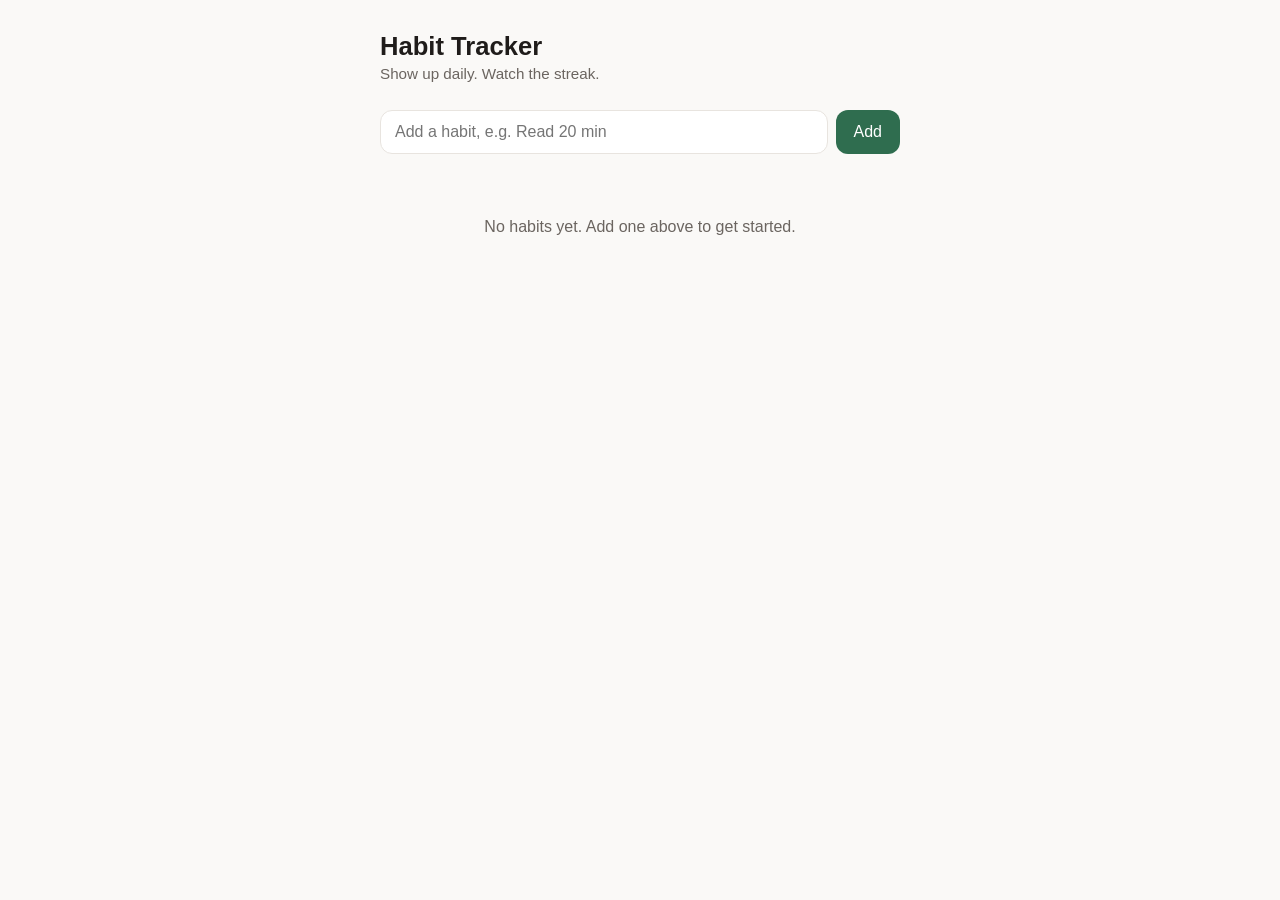
<file: product/index.html>
<!DOCTYPE html>
<html lang="en">
<head>
<meta charset="UTF-8">
<meta name="viewport" content="width=device-width, initial-scale=1.0">
<title>Habit Tracker</title>
<link rel="stylesheet" href="style.css">
</head>
<body>
  <div class="app">
    <header>
      <h1>Habit Tracker</h1>
      <p class="subtitle">Show up daily. Watch the streak.</p>
    </header>

    <form id="add-habit-form" class="add-habit-form">
      <input type="text" id="habit-name" placeholder="Add a habit, e.g. Read 20 min" required maxlength="60">
      <button type="submit">Add</button>
    </form>

    <ul id="habit-list" class="habit-list"></ul>

    <p id="empty-state" class="empty-state" hidden>
      No habits yet. Add one above to get started.
    </p>
  </div>

  <template id="habit-template">
    <li class="habit-card">
      <div class="habit-main">
        <button class="toggle-today" type="button" aria-pressed="false">
          <span class="check">✓</span>
        </button>
        <div class="habit-info">
          <span class="habit-name"></span>
          <span class="streak"></span>
        </div>
        <button class="delete-habit" type="button" aria-label="Delete habit">×</button>
      </div>
      <div class="history"></div>
    </li>
  </template>

  <script src="app.js"></script>
</body>
</html>
</file>
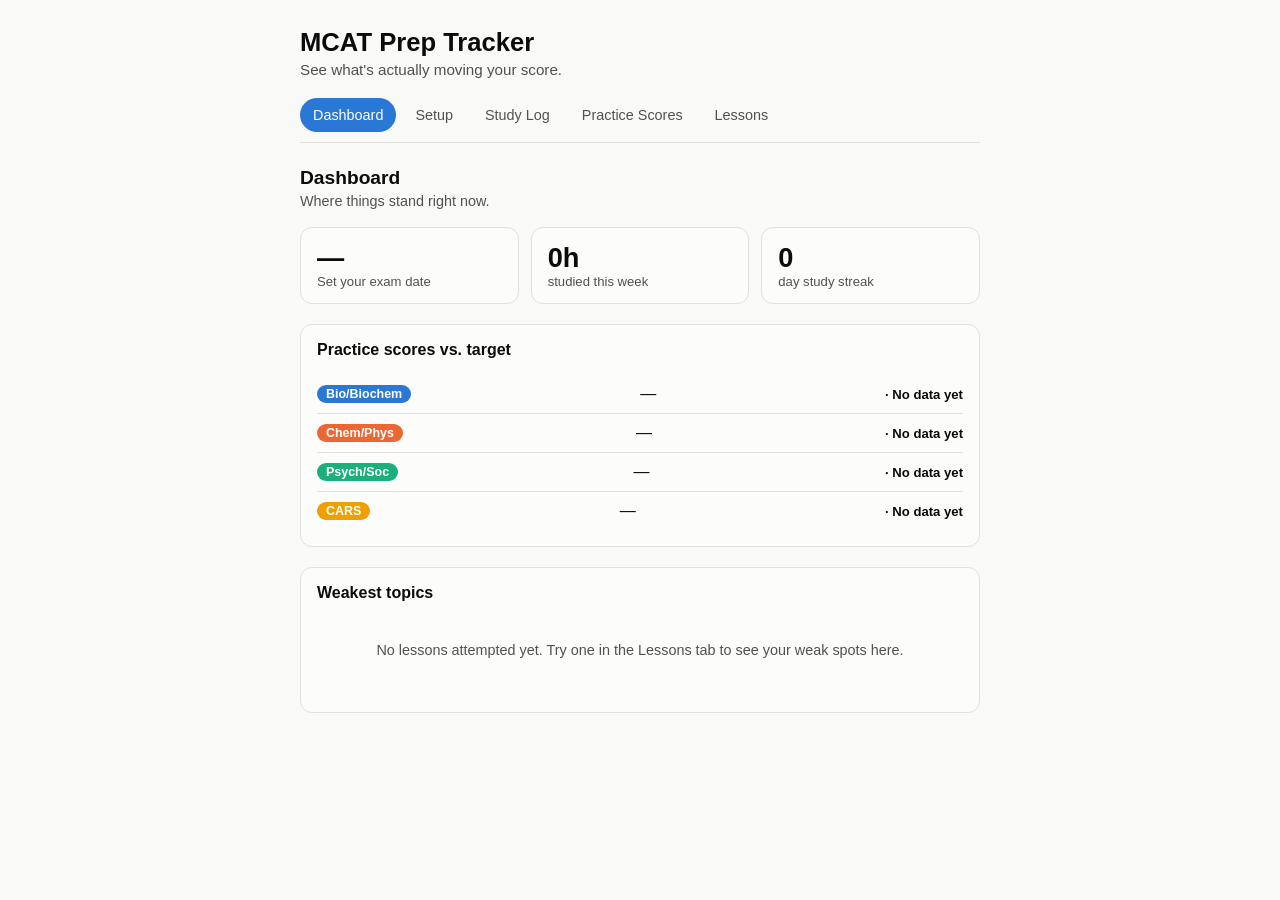
<file: product/mcat/index.html>
<!DOCTYPE html>
<html lang="en">
<head>
<meta charset="UTF-8">
<meta name="viewport" content="width=device-width, initial-scale=1.0">
<title>MCAT Prep Tracker</title>
<link rel="stylesheet" href="style.css">
</head>
<body>
  <div class="app">
    <header>
      <h1>MCAT Prep Tracker</h1>
      <p class="subtitle">See what's actually moving your score.</p>
    </header>

    <nav class="tabs" id="tabs">
      <button class="tab-btn" data-tab="dashboard" aria-current="page">Dashboard</button>
      <button class="tab-btn" data-tab="setup" aria-current="false">Setup</button>
      <button class="tab-btn" data-tab="study" aria-current="false">Study Log</button>
      <button class="tab-btn" data-tab="scores" aria-current="false">Practice Scores</button>
      <button class="tab-btn" data-tab="lessons" aria-current="false">Lessons</button>
    </nav>

    <main>
      <section id="panel-dashboard" class="panel"></section>
      <section id="panel-setup" class="panel" hidden></section>
      <section id="panel-study" class="panel" hidden></section>
      <section id="panel-scores" class="panel" hidden></section>
      <section id="panel-lessons" class="panel" hidden></section>
    </main>
  </div>

  <script src="lessons-data.js"></script>
  <script src="app.js"></script>
</body>
</html>
</file>
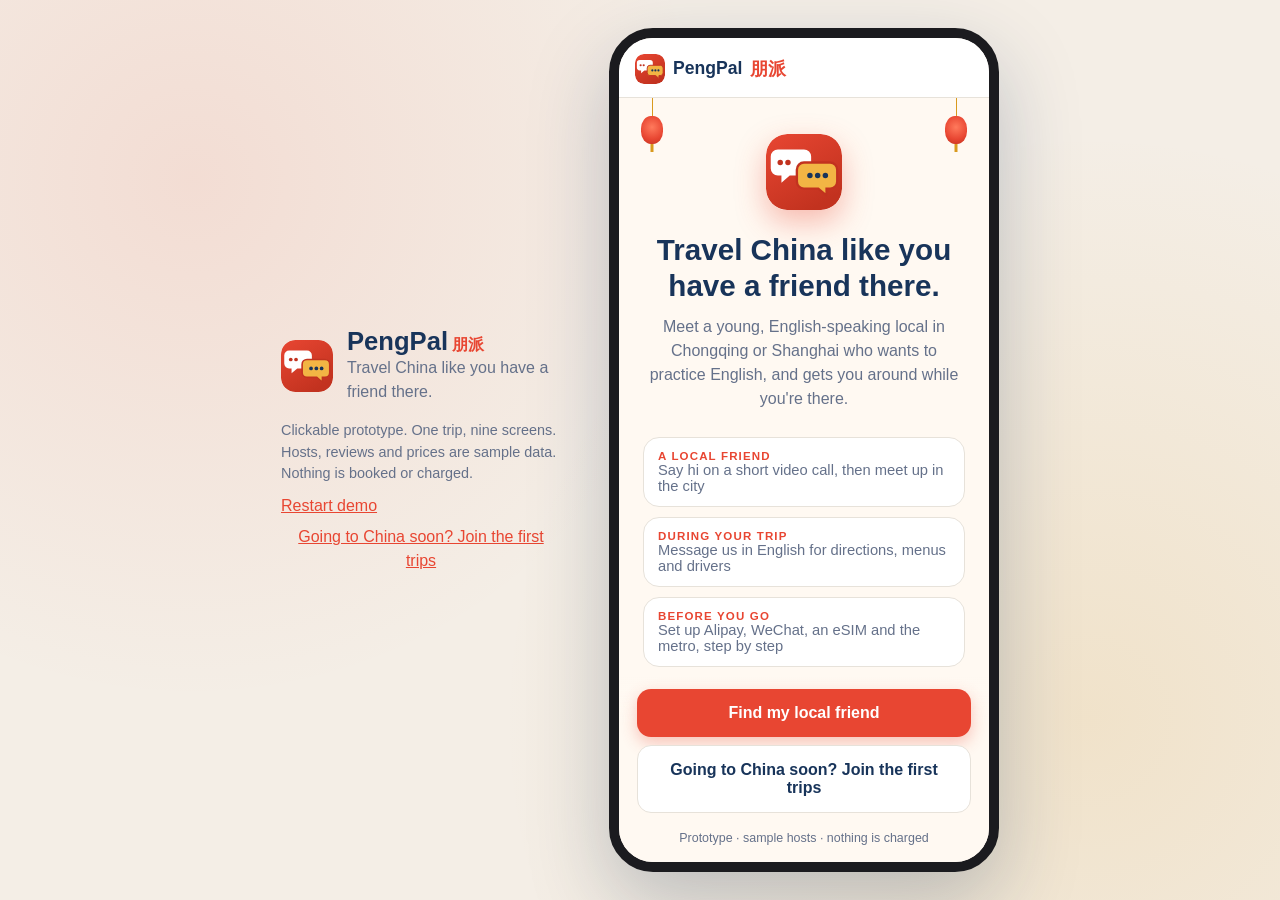
<file: product/pengpal/index.html>
<!doctype html>
<html lang="en">
  <head>
    <meta charset="UTF-8" />
    <meta
      name="viewport"
      content="width=device-width, initial-scale=1.0, viewport-fit=cover"
    />
    <meta name="theme-color" content="#E84632" />
    <title>PengPal · 朋派</title>
    <link rel="icon" href="logo.svg" type="image/svg+xml" />
    <link rel="stylesheet" href="style.css" />
  </head>
  <body>
    <div class="stage">
      <aside class="about">
        <div class="about-brand">
          <span class="pmark pmark-lg" aria-hidden="true">P</span>
          <div>
            <strong>PengPal</strong> <span class="zh">朋派</span>
            <p>Travel China like you have a friend there.</p>
          </div>
        </div>
        <p class="about-note">
          Clickable prototype. One trip, nine screens. Hosts, reviews and
          prices are sample data. Nothing is booked or charged.
        </p>
        <button class="link-btn" id="restart">Restart demo</button>
        <p class="about-join">
          <button class="link-btn" id="join-link" data-action="open-join">Going to China soon? Join the first trips</button>
        </p>
      </aside>

      <div class="phone" id="phone">
        <header class="topbar" id="topbar"></header>
        <main class="screen" id="screen" tabindex="-1"></main>
        <div class="sheet-backdrop" id="sheet-backdrop" hidden></div>
        <div
          class="sheet"
          id="sheet"
          role="dialog"
          aria-modal="true"
          hidden
        ></div>
        <div class="toast" id="toast" role="status" aria-live="polite"></div>
      </div>
    </div>

    <script src="hosts-data.js"></script>
    <script src="app.js"></script>
  </body>
</html>
</file>
<file: product/style.css>
:root {
  --bg: #faf9f7;
  --card: #ffffff;
  --ink: #1f1c1a;
  --ink-soft: #6b6560;
  --line: #e8e4df;
  --accent: #2f6d4f;
  --accent-soft: #e4f0e9;
  --miss: #ece9e5;
  --danger: #b3453a;
  --radius: 12px;
}

* { box-sizing: border-box; }

body {
  margin: 0;
  font-family: -apple-system, BlinkMacSystemFont, "Segoe UI", Helvetica, Arial, sans-serif;
  background: var(--bg);
  color: var(--ink);
}

.app {
  max-width: 560px;
  margin: 0 auto;
  padding: 32px 20px 80px;
}

header h1 {
  font-size: 1.6rem;
  margin: 0 0 4px;
}

.subtitle {
  margin: 0 0 28px;
  color: var(--ink-soft);
  font-size: 0.95rem;
}

.add-habit-form {
  display: flex;
  gap: 8px;
  margin-bottom: 24px;
}

.add-habit-form input {
  flex: 1;
  padding: 12px 14px;
  border: 1px solid var(--line);
  border-radius: var(--radius);
  font-size: 1rem;
  background: var(--card);
  color: var(--ink);
}

.add-habit-form input:focus {
  outline: 2px solid var(--accent);
  outline-offset: 1px;
}

.add-habit-form button {
  padding: 12px 18px;
  border: none;
  border-radius: var(--radius);
  background: var(--accent);
  color: #fff;
  font-size: 1rem;
  cursor: pointer;
}

.add-habit-form button:hover {
  opacity: 0.9;
}

.habit-list {
  list-style: none;
  margin: 0;
  padding: 0;
  display: flex;
  flex-direction: column;
  gap: 12px;
}

.habit-card {
  background: var(--card);
  border: 1px solid var(--line);
  border-radius: var(--radius);
  padding: 14px 16px;
}

.habit-main {
  display: flex;
  align-items: center;
  gap: 12px;
}

.toggle-today {
  width: 40px;
  height: 40px;
  flex: none;
  border-radius: 50%;
  border: 2px solid var(--line);
  background: var(--card);
  color: transparent;
  cursor: pointer;
  display: flex;
  align-items: center;
  justify-content: center;
  font-size: 1.1rem;
  transition: background 0.15s, border-color 0.15s, color 0.15s;
}

.toggle-today[aria-pressed="true"] {
  background: var(--accent);
  border-color: var(--accent);
  color: #fff;
}

.habit-info {
  flex: 1;
  min-width: 0;
  display: flex;
  flex-direction: column;
}

.habit-name {
  font-weight: 600;
  overflow-wrap: anywhere;
}

.streak {
  font-size: 0.85rem;
  color: var(--ink-soft);
}

.delete-habit {
  flex: none;
  width: 28px;
  height: 28px;
  border: none;
  background: transparent;
  color: var(--ink-soft);
  font-size: 1.3rem;
  line-height: 1;
  cursor: pointer;
  border-radius: 6px;
}

.delete-habit:hover {
  background: var(--miss);
  color: var(--danger);
}

.history {
  display: flex;
  flex-wrap: wrap;
  gap: 4px;
  margin-top: 12px;
}

.history .day {
  width: 14px;
  height: 14px;
  border-radius: 3px;
  background: var(--miss);
}

.history .day.hit {
  background: var(--accent);
}

.history .day.future {
  background: transparent;
}

.empty-state {
  text-align: center;
  color: var(--ink-soft);
  margin-top: 40px;
}

@media (prefers-color-scheme: dark) {
  :root {
    --bg: #17140f;
    --card: #221e18;
    --ink: #f1ede6;
    --ink-soft: #a39c92;
    --line: #35302a;
    --accent: #4c9c73;
    --accent-soft: #1f3428;
    --miss: #2c2822;
  }
}
</file>
<file: product/mcat/style.css>
:root {
  --bg: #f9f9f7;
  --card: #fcfcfb;
  --ink: #0b0b0b;
  --ink-soft: #52514e;
  --ink-muted: #898781;
  --line: #e1e0d9;
  --baseline: #c3c2b7;
  --radius: 12px;

  /* categorical — fixed order, one slot per MCAT section */
  --sec-1: #2a78d6; /* Bio/Biochem */
  --sec-2: #eb6834; /* Chem/Phys */
  --sec-3: #1baf7a; /* Psych/Soc */
  --sec-4: #eda100; /* CARS */

  /* status — reserved, never reused for a section */
  --good: #0ca30c;
  --warning: #fab219;
  --critical: #d03b3b;

  --accent: #2a78d6;
  --accent-ink: #ffffff;
}

* { box-sizing: border-box; }

body {
  margin: 0;
  font-family: -apple-system, BlinkMacSystemFont, "Segoe UI", Helvetica, Arial, sans-serif;
  background: var(--bg);
  color: var(--ink);
}

.app {
  max-width: 720px;
  margin: 0 auto;
  padding: 28px 20px 80px;
}

header h1 {
  font-size: 1.6rem;
  margin: 0 0 4px;
}

.subtitle {
  margin: 0 0 20px;
  color: var(--ink-soft);
  font-size: 0.95rem;
}

/* ---- tabs ---- */

.tabs {
  display: flex;
  flex-wrap: wrap;
  gap: 6px;
  margin-bottom: 24px;
  border-bottom: 1px solid var(--line);
  padding-bottom: 10px;
}

.tab-btn {
  border: 1px solid transparent;
  background: transparent;
  color: var(--ink-soft);
  padding: 8px 12px;
  border-radius: 999px;
  font-size: 0.9rem;
  cursor: pointer;
}

.tab-btn:hover {
  background: var(--line);
}

.tab-btn[aria-current="page"] {
  background: var(--accent);
  color: var(--accent-ink);
}

.panel h2 {
  font-size: 1.2rem;
  margin: 0 0 4px;
}

.panel-intro {
  color: var(--ink-soft);
  font-size: 0.9rem;
  margin: 0 0 18px;
}

/* ---- cards / stat tiles ---- */

.card {
  background: var(--card);
  border: 1px solid var(--line);
  border-radius: var(--radius);
  padding: 16px;
}

.stat-row {
  display: grid;
  grid-template-columns: repeat(auto-fit, minmax(140px, 1fr));
  gap: 12px;
  margin-bottom: 20px;
}

.stat-tile {
  background: var(--card);
  border: 1px solid var(--line);
  border-radius: var(--radius);
  padding: 14px 16px;
}

.stat-tile .value {
  font-size: 1.7rem;
  font-weight: 700;
  font-variant-numeric: tabular-nums;
}

.stat-tile .label {
  font-size: 0.82rem;
  color: var(--ink-soft);
}

/* ---- forms ---- */

.form-grid {
  display: grid;
  grid-template-columns: repeat(auto-fit, minmax(140px, 1fr));
  gap: 10px;
  margin-bottom: 16px;
}

label {
  display: flex;
  flex-direction: column;
  gap: 4px;
  font-size: 0.85rem;
  color: var(--ink-soft);
}

input, select {
  padding: 10px 12px;
  border: 1px solid var(--line);
  border-radius: 8px;
  font-size: 0.95rem;
  background: var(--card);
  color: var(--ink);
  font-family: inherit;
}

input:focus, select:focus, button:focus-visible {
  outline: 2px solid var(--accent);
  outline-offset: 1px;
}

button.primary {
  border: none;
  border-radius: 8px;
  background: var(--accent);
  color: var(--accent-ink);
  padding: 10px 16px;
  font-size: 0.95rem;
  cursor: pointer;
}

button.primary:hover { opacity: 0.9; }

button.ghost {
  border: 1px solid var(--line);
  border-radius: 8px;
  background: transparent;
  color: var(--ink);
  padding: 8px 14px;
  font-size: 0.9rem;
  cursor: pointer;
}

button.ghost:hover { background: var(--line); }

.field-error {
  color: var(--critical);
  font-size: 0.82rem;
  margin: -8px 0 12px;
  min-height: 1em;
}

/* ---- section badges (categorical, fixed order) ---- */

.badge {
  display: inline-flex;
  align-items: center;
  gap: 5px;
  padding: 2px 9px;
  border-radius: 999px;
  font-size: 0.78rem;
  font-weight: 600;
  color: #fff;
}

.badge.sec-Bio\/Biochem { background: var(--sec-1); }
.badge.sec-Chem\/Phys { background: var(--sec-2); }
.badge.sec-Psych\/Soc { background: var(--sec-3); }
.badge.sec-CARS { background: var(--sec-4); }

/* ---- status pill (icon + label, never color alone) ---- */

.status-pill {
  display: inline-flex;
  align-items: center;
  gap: 5px;
  font-size: 0.82rem;
  font-weight: 600;
}

.status-pill.good { color: var(--good); }
.status-pill.warning { color: #8a6100; }
.status-pill.critical { color: var(--critical); }

/* ---- list rows (study log) ---- */

.entry-list {
  list-style: none;
  margin: 0 0 20px;
  padding: 0;
  display: flex;
  flex-direction: column;
  gap: 8px;
}

.entry-row {
  display: flex;
  align-items: center;
  gap: 10px;
  background: var(--card);
  border: 1px solid var(--line);
  border-radius: 10px;
  padding: 10px 12px;
}

.entry-row .entry-main {
  flex: 1;
  min-width: 0;
}

.entry-row .entry-topic {
  font-weight: 600;
  overflow-wrap: anywhere;
}

.entry-row .entry-meta {
  font-size: 0.8rem;
  color: var(--ink-soft);
}

.entry-row .delete-entry {
  flex: none;
  border: none;
  background: transparent;
  color: var(--ink-soft);
  font-size: 1.2rem;
  line-height: 1;
  cursor: pointer;
  border-radius: 6px;
  padding: 4px 8px;
}

.entry-row .delete-entry:hover { background: var(--line); color: var(--critical); }

.empty-state {
  text-align: center;
  color: var(--ink-soft);
  padding: 24px 12px;
  font-size: 0.9rem;
}

/* ---- practice-score section cards ---- */

.score-grid {
  display: grid;
  gap: 12px;
}

.score-card {
  background: var(--card);
  border: 1px solid var(--line);
  border-radius: var(--radius);
  padding: 14px 16px;
}

.score-card-head {
  display: flex;
  align-items: center;
  justify-content: space-between;
  margin-bottom: 8px;
}

.score-latest {
  font-size: 1.3rem;
  font-weight: 700;
  font-variant-numeric: tabular-nums;
}

.bar-strip {
  display: flex;
  align-items: flex-end;
  gap: 3px;
  height: 44px;
  margin-top: 8px;
}

.bar-strip .bar {
  width: 14px;
  border-radius: 4px 4px 0 0;
  min-height: 3px;
}

.bar-strip .bar.sec-Bio\/Biochem { background: var(--sec-1); }
.bar-strip .bar.sec-Chem\/Phys { background: var(--sec-2); }
.bar-strip .bar.sec-Psych\/Soc { background: var(--sec-3); }
.bar-strip .bar.sec-CARS { background: var(--sec-4); }

/* ---- lessons ---- */

.demo-banner {
  background: #fff7e6;
  border: 1px solid #f0d896;
  color: #6b5300;
  border-radius: 10px;
  padding: 10px 14px;
  font-size: 0.85rem;
  margin-bottom: 18px;
}

.topic-grid {
  display: grid;
  gap: 12px;
  margin-bottom: 8px;
}

.topic-card {
  display: flex;
  align-items: center;
  justify-content: space-between;
  gap: 12px;
  background: var(--card);
  border: 1px solid var(--line);
  border-radius: var(--radius);
  padding: 14px 16px;
  cursor: pointer;
  text-align: left;
  width: 100%;
  font-family: inherit;
}

.topic-card:hover { border-color: var(--accent); }

.topic-card .topic-title {
  font-weight: 600;
}

.mastery-tag {
  font-size: 0.78rem;
  font-weight: 600;
  padding: 3px 9px;
  border-radius: 999px;
  white-space: nowrap;
}

.mastery-tag.needs-review { background: #fbe4e2; color: #8a2320; }
.mastery-tag.improving { background: #fff1cf; color: #6b5300; }
.mastery-tag.solid { background: #dcf3df; color: #0b5f0b; }
.mastery-tag.none { background: var(--line); color: var(--ink-soft); }

.format-tabs {
  display: flex;
  gap: 6px;
  margin: 16px 0 12px;
}

.format-tab {
  border: 1px solid var(--line);
  background: var(--card);
  color: var(--ink);
  padding: 7px 14px;
  border-radius: 999px;
  font-size: 0.85rem;
  cursor: pointer;
}

.format-tab[aria-current="true"] {
  background: var(--accent);
  color: var(--accent-ink);
  border-color: var(--accent);
}

.lesson-content {
  background: var(--card);
  border: 1px solid var(--line);
  border-radius: var(--radius);
  padding: 18px;
  margin-bottom: 12px;
}

.lesson-svg {
  width: 100%;
  max-width: 320px;
  height: auto;
  display: block;
  margin: 0 auto;
}

.svg-axis { stroke: var(--baseline); stroke-width: 2; }
.svg-guide { stroke: var(--ink-muted); stroke-width: 1; }
.svg-curve { stroke: var(--sec-1); stroke-width: 2; }
.svg-point { fill: var(--sec-1); }
.svg-zone { fill: var(--sec-1); opacity: 0.12; }
.svg-label { fill: var(--ink-muted); font-size: 9px; }

.video-player .scene-title {
  font-weight: 700;
  margin-bottom: 6px;
}

.video-player .scene-narration {
  color: var(--ink-soft);
}

.video-controls {
  display: flex;
  align-items: center;
  gap: 8px;
  margin-top: 14px;
}

.video-controls .scene-count {
  font-size: 0.8rem;
  color: var(--ink-muted);
}

.prefer-row {
  display: flex;
  align-items: center;
  gap: 10px;
  margin-bottom: 18px;
}

.prefer-row .prefer-note {
  font-size: 0.82rem;
  color: var(--ink-soft);
}

.question-block {
  border-top: 1px solid var(--line);
  padding-top: 14px;
  margin-top: 14px;
}

.question-block p.q-text {
  font-weight: 600;
  margin: 0 0 8px;
}

.question-block .options {
  display: flex;
  flex-direction: column;
  gap: 6px;
  margin-bottom: 4px;
}

.question-block label.option {
  display: flex;
  align-items: center;
  gap: 8px;
  font-size: 0.92rem;
  color: var(--ink);
  flex-direction: row;
}

.question-block input[type="radio"] {
  width: auto;
  padding: 0;
}

.q-feedback {
  font-size: 0.85rem;
  margin-top: 6px;
}

.q-feedback.correct { color: var(--good); }
.q-feedback.incorrect { color: var(--critical); }

.check-results {
  margin-top: 16px;
  font-weight: 700;
}

/* ---- dashboard weakest topics ---- */

.weak-row {
  display: flex;
  align-items: center;
  justify-content: space-between;
  gap: 10px;
  padding: 10px 0;
  border-bottom: 1px solid var(--line);
}

.weak-row:last-child { border-bottom: none; }

@media (prefers-color-scheme: dark) {
  :root {
    --bg: #0d0d0d;
    --card: #1a1a19;
    --ink: #ffffff;
    --ink-soft: #c3c2b7;
    --ink-muted: #898781;
    --line: #2c2c2a;
    --baseline: #383835;

    --sec-1: #3987e5;
    --sec-2: #d95926;
    --sec-3: #199e70;
    --sec-4: #c98500;

    --good: #0ca30c;
    --warning: #fab219;
    --critical: #e66767;

    --accent: #3987e5;
  }

  .demo-banner {
    background: #2a2410;
    border-color: #4a3f14;
    color: #e8c65a;
  }

  .mastery-tag.needs-review { background: #3a1a18; color: #f0a09c; }
  .mastery-tag.improving { background: #332a10; color: #e8c65a; }
  .mastery-tag.solid { background: #10331a; color: #7fd694; }

  .status-pill.warning { color: #e8c65a; }
}
</file>
<file: product/pengpal/style.css>
:root {
  --red: #E84632;
  --red-dark: #C2321F;
  --red-soft: #FDECE8;
  --gold: #D99A1E;
  --gold-soft: #FCF1D9;
  --navy: #18345A;
  --navy-soft: #E7EDF5;
  --slate: #65718A;
  --line: #E7E2DA;
  --cream: #FFF9F2;
  --card: #FFFFFF;
  --green: #2F7D6D;
  --radius: 16px;
  font-family: -apple-system, BlinkMacSystemFont, "Segoe UI", Roboto, "PingFang SC", "Microsoft YaHei", sans-serif;
  color: var(--navy);
}

* { box-sizing: border-box; }

/* Senior travelers get larger text everywhere (spec 005). */
html.large-text { font-size: 112.5%; }

body {
  margin: 0;
  min-height: 100vh;
  background:
    radial-gradient(circle at 15% 20%, rgba(232, 70, 50, 0.10), transparent 40%),
    radial-gradient(circle at 85% 80%, rgba(217, 154, 30, 0.14), transparent 45%),
    #F4EEE6;
}

button { font: inherit; color: inherit; cursor: pointer; }
button:disabled { cursor: not-allowed; }
h1, h2, h3 { margin: 0; line-height: 1.2; }
h2 { font-size: 1.2rem; margin: 22px 0 10px; }
h3 { font-size: 0.95rem; margin: 20px 0 8px; }
p { margin: 0; line-height: 1.5; }
.zh { color: var(--red); font-weight: 600; }
.muted { color: var(--slate); }
.small { font-size: 0.82rem; }
.hint { color: var(--slate); font-size: 0.92rem; margin-bottom: 12px; }
.fine { color: var(--slate); font-size: 0.78rem; text-align: center; margin-top: 8px; }
.eyebrow { font-size: 0.72rem; letter-spacing: 0.12em; font-weight: 700; color: var(--red); margin: 0 0 4px; }
.h-big { font-size: 1.5rem; margin: 0 0 6px; }

/* ---- stage: phone frame on desktop, full screen on a phone ---- */

.stage {
  min-height: 100vh;
  display: flex;
  align-items: center;
  justify-content: center;
  gap: 48px;
  padding: 24px;
}

.about { max-width: 280px; }
.about-brand { display: flex; gap: 14px; align-items: center; margin-bottom: 16px; }
.about-brand strong { font-size: 1.6rem; }
.about-brand p { color: var(--slate); }
.about-note { font-size: 0.9rem; color: var(--slate); margin-bottom: 12px; }
.link-btn { background: none; border: 0; padding: 0; color: var(--red); text-decoration: underline; }

.phone {
  position: relative;
  width: 390px;
  height: min(844px, calc(100vh - 48px));
  background: var(--cream);
  border-radius: 44px;
  border: 10px solid #1B1B1F;
  box-shadow: 0 30px 80px rgba(24, 52, 90, 0.25);
  overflow: hidden;
  display: flex;
  flex-direction: column;
}

@media (max-width: 760px) {
  .stage { padding: 0; display: block; }
  .about { display: none; }
  .phone { width: 100%; height: 100vh; height: 100dvh; border: 0; border-radius: 0; box-shadow: none; }
}

/* ---- brand mark ---- */

.pmark {
  display: inline-grid;
  place-items: center;
  width: 30px;
  height: 30px;
  border-radius: 9px;
  /* The logo (logo.svg) replaces the old "P" letter, which stays in the markup but is hidden. */
  background: url("logo.svg") center / cover no-repeat;
  color: transparent;
  font-size: 0;
  flex: none;
}
.pmark-sm { width: 26px; height: 26px; border-radius: 7px; }
.pmark-lg { width: 52px; height: 52px; border-radius: 14px; }
.pmark-xl { width: 76px; height: 76px; border-radius: 21px; box-shadow: 0 12px 30px rgba(232, 70, 50, 0.35); }

/* ---- top bar ---- */

.topbar {
  position: relative;
  flex: none;
  display: flex;
  align-items: center;
  gap: 8px;
  padding: 14px 16px 12px;
  background: var(--card);
  border-bottom: 1px solid var(--line);
  min-height: 60px;
}
.brand { display: flex; align-items: center; gap: 8px; font-weight: 800; font-size: 1.1rem; }
.topbar-title { flex: 1; display: flex; flex-direction: column; align-items: center; font-weight: 700; }
.step { font-size: 0.72rem; color: var(--slate); font-weight: 500; }
.progress { position: absolute; left: 0; bottom: -1px; height: 3px; width: 100%; background: var(--line); }
.progress::after { content: ""; position: absolute; inset: 0; width: calc(var(--p) * 100%); background: var(--red); transition: width 0.3s; }

.icon-btn {
  width: 36px; height: 36px;
  border-radius: 50%;
  border: 1px solid var(--line);
  background: var(--card);
  font-size: 1.4rem;
  line-height: 1;
  display: grid;
  place-items: center;
}
.icon-btn:disabled { opacity: 0.35; }

/* ---- screen + sticky CTA ---- */

.screen { flex: 1; overflow-y: auto; outline: none; display: flex; flex-direction: column; }
.screen > section { flex: 1; }
.pad { padding: 4px 18px 18px; }
.pad > :first-child { margin-top: 18px; }

.cta-bar {
  position: sticky;
  bottom: 0;
  padding: 12px 18px calc(14px + env(safe-area-inset-bottom));
  background: linear-gradient(to top, var(--cream) 75%, rgba(255, 249, 242, 0));
  display: flex;
  flex-direction: column;
  gap: 8px;
}

.btn {
  width: 100%;
  border: 0;
  border-radius: 14px;
  padding: 15px 18px;
  font-weight: 700;
  font-size: 1rem;
  text-align: center;
}
.btn-primary { background: var(--red); color: #fff; box-shadow: 0 6px 16px rgba(232, 70, 50, 0.3); }
.btn-primary:hover:not(:disabled) { background: var(--red-dark); }
.btn-primary:disabled { background: #E9C3BB; box-shadow: none; }
.btn-secondary { background: var(--navy); color: #fff; }
.btn-ghost { background: transparent; border: 1.5px solid var(--line); }
.btn-ghost.danger { color: var(--red-dark); }
.btn-sm { width: auto; padding: 10px 14px; font-size: 0.9rem; }
:focus-visible { outline: 3px solid var(--gold); outline-offset: 2px; }

/* ---- welcome / done ---- */

.hero { padding: 36px 24px 12px; text-align: center; position: relative; }
.hero h1 { font-size: 1.85rem; margin: 22px 0 12px; }
.lead { color: var(--slate); font-size: 1rem; }
.hero-points { list-style: none; padding: 0; margin: 26px 0 0; text-align: left; display: grid; gap: 10px; }
.hero-points li { background: var(--card); border: 1px solid var(--line); border-radius: var(--radius); padding: 12px 14px; font-size: 0.92rem; color: var(--slate); }
.hero-points b { display: block; color: var(--red); font-size: 0.72rem; letter-spacing: 0.1em; text-transform: uppercase; }

.lanterns { position: absolute; top: 0; left: 0; right: 0; display: flex; justify-content: space-between; padding: 0 22px; pointer-events: none; }
.lanterns span {
  width: 22px; height: 28px; margin-top: 18px;
  background: radial-gradient(circle at 50% 40%, #FF7A5C, var(--red) 60%, var(--red-dark));
  border-radius: 45%;
  position: relative;
  animation: sway 4s ease-in-out infinite;
  transform-origin: top center;
}
.lanterns span::before { content: ""; position: absolute; top: -18px; left: 50%; width: 1px; height: 18px; background: var(--gold); }
.lanterns span::after { content: ""; position: absolute; bottom: -8px; left: 50%; transform: translateX(-50%); width: 3px; height: 8px; background: var(--gold); }
.lanterns span:nth-child(2) { animation-delay: -2s; }
@keyframes sway { 0%, 100% { transform: rotate(-4deg); } 50% { transform: rotate(4deg); } }
@media (prefers-reduced-motion: reduce) { .lanterns span { animation: none; } }

.summary { margin-top: 24px; background: var(--card); border: 1px solid var(--line); border-radius: var(--radius); text-align: left; }
.summary div { display: flex; justify-content: space-between; padding: 12px 16px; border-top: 1px solid var(--line); }
.summary div:first-child { border-top: 0; }
.summary span { color: var(--slate); }

/* ---- onboarding ---- */

.city-grid { display: grid; gap: 10px; }
.city-card {
  text-align: left;
  border: 2px solid var(--line);
  background: var(--card);
  border-radius: var(--radius);
  padding: 14px 16px;
  display: flex; flex-direction: column; gap: 3px;
}
.city-card.selected { border-color: var(--red); background: var(--red-soft); }
.city-name { font-weight: 800; font-size: 1.1rem; }
.city-tag { font-size: 0.85rem; color: var(--slate); }

.field { display: flex; flex-direction: column; gap: 6px; font-weight: 600; font-size: 0.9rem; margin-bottom: 14px; }
.field select, .field input, .field textarea, .chat-input input {
  font: inherit;
  font-weight: 400;
  color: var(--navy);
  border: 1.5px solid var(--line);
  border-radius: 12px;
  padding: 12px;
  background: var(--card);
  width: 100%;
}
.field textarea { resize: vertical; }

.chips { display: flex; flex-wrap: wrap; gap: 8px; }
.chip {
  border: 1.5px solid var(--line);
  background: var(--card);
  border-radius: 999px;
  padding: 8px 14px;
  font-size: 0.9rem;
}
.chip.selected { border-color: var(--red); background: var(--red); color: #fff; }
.chips-static .chip { cursor: default; background: var(--gold-soft); border-color: transparent; }
.chips-static .chip-type { background: var(--navy-soft); }
.chips-static .chip-match { background: var(--red-soft); color: var(--red-dark); font-weight: 600; }

.toggle {
  display: flex; align-items: center; gap: 10px;
  margin-top: 12px;
  border: 0; background: none; padding: 4px 0;
  font-size: 0.92rem; font-weight: 600;
}
.toggle-dot {
  width: 40px; height: 24px; flex: none;
  border-radius: 999px;
  background: var(--line);
  position: relative;
  transition: background 0.2s;
}
.toggle-dot::after {
  content: ""; position: absolute; top: 3px; left: 3px;
  width: 18px; height: 18px; border-radius: 50%;
  background: #fff; box-shadow: 0 1px 3px rgba(0, 0, 0, 0.2);
  transition: transform 0.2s;
}
.toggle.on .toggle-dot { background: var(--red); }
.toggle.on .toggle-dot::after { transform: translateX(16px); }
.type-note { margin: 10px 0 0; }

/* ---- host list ---- */

.sample-tag {
  display: inline-block;
  font-size: 0.7rem;
  font-weight: 700;
  letter-spacing: 0.08em;
  text-transform: uppercase;
  color: var(--slate);
  border: 1px dashed var(--slate);
  border-radius: 6px;
  padding: 2px 8px;
  margin: 6px 0 12px;
}
.host-list { display: grid; gap: 12px; }
.host-card {
  display: flex;
  gap: 12px;
  align-items: flex-start;
  text-align: left;
  background: var(--card);
  border: 1px solid var(--line);
  border-radius: var(--radius);
  padding: 14px;
  box-shadow: 0 2px 8px rgba(24, 52, 90, 0.05);
  transition: transform 0.15s, box-shadow 0.15s;
}
.host-card:hover { transform: translateY(-1px); box-shadow: 0 6px 16px rgba(24, 52, 90, 0.1); }
.host-main { flex: 1; display: flex; flex-direction: column; gap: 5px; min-width: 0; }
.host-name { font-weight: 800; font-size: 1.05rem; }
.host-meta { font-size: 0.82rem; color: var(--slate); }
.host-exp .exp-match { color: var(--red-dark); font-weight: 600; }
.review-tag { display: inline-block; margin: 2px 0 6px; }
.host-foot { display: flex; flex-wrap: wrap; gap: 8px; align-items: center; margin-top: 2px; font-size: 0.82rem; }
.rating { font-weight: 700; color: var(--gold); }
.rating .muted { font-weight: 400; }
.match { background: var(--red-soft); color: var(--red-dark); padding: 2px 8px; border-radius: 999px; font-weight: 600; }
.chev { color: var(--slate); font-size: 1.5rem; align-self: center; }

.verified { font-size: 0.72rem; font-weight: 700; color: var(--green); background: #E3F2EE; padding: 2px 7px; border-radius: 999px; vertical-align: middle; white-space: nowrap; }
.badges { display: flex; flex-wrap: wrap; gap: 6px; }
.badge { font-size: 0.75rem; font-weight: 600; padding: 3px 9px; border-radius: 999px; }
.badge-gold { background: var(--gold-soft); color: #8A5D07; }
.badge-navy { background: var(--navy-soft); color: var(--navy); }
.badge-red { background: var(--red-soft); color: var(--red-dark); }

.phone-help {
  display: flex; gap: 10px; align-items: center;
  width: 100%; text-align: left;
  background: var(--gold-soft); border: 0; border-radius: 12px;
  padding: 10px 14px; margin-bottom: 4px; font-size: 0.9rem;
}

.avatar {
  --c: var(--red);
  width: 48px; height: 48px;
  flex: none;
  border-radius: 50%;
  display: grid;
  place-items: center;
  background: var(--c);
  color: #fff;
  font-weight: 800;
  font-size: 1.3rem;
  box-shadow: 0 0 0 3px #fff, 0 0 0 4px var(--line);
}
.avatar img { width: 100%; height: 100%; border-radius: 50%; object-fit: cover; }
.avatar-lg { width: 64px; height: 64px; font-size: 1.7rem; }
.avatar-xs { width: 26px; height: 26px; font-size: 0.8rem; box-shadow: none; }

.callout {
  margin-top: 16px;
  background: var(--navy);
  color: #fff;
  border-radius: var(--radius);
  padding: 14px 16px;
  display: flex; flex-direction: column; gap: 2px;
}
.callout span { opacity: 0.8; font-size: 0.9rem; }

/* ---- profile ---- */

.video {
  --c: var(--red);
  aspect-ratio: 16 / 10;
  background: linear-gradient(135deg, var(--c), var(--navy));
  color: #fff;
  display: grid;
  cursor: pointer;
}
.video-inner { display: flex; flex-direction: column; align-items: center; justify-content: center; gap: 12px; padding: 20px; text-align: center; }
.play {
  width: 64px; height: 64px;
  border-radius: 50%;
  background: rgba(255, 255, 255, 0.92);
  color: var(--red);
  display: grid; place-items: center;
  font-size: 1.4rem;
  padding-left: 4px;
}
.video-label { font-size: 0.8rem; opacity: 0.85; }
.caption { font-size: 1rem; line-height: 1.5; font-style: italic; }

.profile-head { display: flex; gap: 14px; align-items: center; margin-bottom: 12px; }
.profile-head p { font-size: 0.85rem; }
.bio { margin-top: 14px; }

/* The pass price on a host profile (spec 006): the first price a traveler sees, so it's the full one. */
.pass-mini { background: var(--card); border: 1px solid var(--line); border-radius: var(--radius); padding: 12px 14px; display: flex; flex-direction: column; gap: 2px; font-size: 0.88rem; color: var(--slate); }
.pass-mini b { font-size: 1.5rem; font-weight: 800; color: var(--navy); }
.pass-mini b small { font-size: 0.85rem; font-weight: 600; color: var(--slate); }
.pass-mini > small { font-size: 0.78rem; }

.reviews { display: grid; gap: 10px; }
.review { background: var(--card); border: 1px solid var(--line); border-radius: var(--radius); padding: 12px 14px; font-size: 0.9rem; }
.review-top { display: flex; justify-content: space-between; margin-bottom: 4px; }
.stars { color: var(--gold); letter-spacing: 1px; }

/* ---- intro + booking ---- */

.intro-head { display: flex; gap: 12px; align-items: center; margin-bottom: 8px; }
.intro-head h2 { margin: 0; }
.tz-note { font-size: 0.82rem; background: var(--gold-soft); border-radius: 10px; padding: 8px 12px; }

.slots { display: grid; grid-template-columns: 1fr 1fr; gap: 8px; }
.slot {
  border: 1.5px solid var(--line);
  background: var(--card);
  border-radius: 12px;
  padding: 10px;
  display: flex; flex-direction: column; gap: 2px;
  text-align: left;
}
.slot.selected { border-color: var(--red); background: var(--red-soft); }
.slot-you { font-weight: 700; }
.slot-cn { font-size: 0.75rem; color: var(--slate); }

.done-note { background: #E3F2EE; color: var(--green); font-weight: 600; font-size: 0.85rem; border-radius: 10px; padding: 8px 12px; margin-bottom: 14px; }

.seg { display: grid; grid-template-columns: repeat(3, 1fr); gap: 8px; }
.stepper { display: flex; align-items: center; gap: 16px; font-weight: 600; }

/* ---- trip pass (spec 006) ---- */

.pass-price { background: var(--card); border: 1.5px solid var(--red); border-radius: var(--radius); padding: 14px 16px; display: flex; flex-direction: column; gap: 4px; }
.pass-price b { font-size: 2.2rem; font-weight: 800; line-height: 1.1; }
.pass-price span { font-size: 0.88rem; color: var(--slate); }
.pass-list { list-style: none; padding: 0; margin: 0 0 18px; display: grid; gap: 10px; }
.pass-list li { display: flex; gap: 12px; background: var(--card); border: 1px solid var(--line); border-radius: var(--radius); padding: 12px 14px; }
.pass-list li p { font-size: 0.9rem; margin-top: 2px; }
.pass-num { flex: none; width: 26px; height: 26px; border-radius: 50%; background: var(--red-soft); color: var(--red); font-weight: 800; display: grid; place-items: center; font-size: 0.85rem; }

/* ---- commitment ---- */

.option-list { display: grid; gap: 10px; margin-bottom: 16px; }
.option {
  display: flex; gap: 12px; align-items: flex-start;
  text-align: left;
  background: var(--card);
  border: 2px solid var(--line);
  border-radius: var(--radius);
  padding: 14px;
}
.option > span:last-child { display: flex; flex-direction: column; gap: 2px; font-size: 0.9rem; }
.option b { font-size: 1rem; }
.option.selected { border-color: var(--red); background: var(--red-soft); }
.radio { flex: none; width: 20px; height: 20px; margin-top: 2px; border-radius: 50%; border: 2px solid var(--line); background: var(--card); }
.option.selected .radio { border: 6px solid var(--red); }

/* ---- prep checklist ---- */

.meter { height: 8px; background: var(--line); border-radius: 999px; overflow: hidden; }
.meter span { display: block; height: 100%; background: var(--green); transition: width 0.3s; }
.checklist { list-style: none; padding: 0; margin: 14px 0 0; display: grid; gap: 10px; }
.checklist li { display: flex; gap: 12px; background: var(--card); border: 1px solid var(--line); border-radius: var(--radius); padding: 12px 14px; }
.checklist li.checked > div > b { text-decoration: line-through; color: var(--slate); }
.check {
  flex: none;
  width: 28px; height: 28px;
  border-radius: 8px;
  border: 2px solid var(--line);
  background: var(--card);
  color: #fff;
  font-size: 0.9rem;
  font-weight: 800;
}
.checklist li.checked .check { background: var(--green); border-color: var(--green); }
.tip { display: flex; gap: 8px; align-items: flex-start; margin-top: 6px; font-size: 0.85rem; color: var(--slate); background: var(--gold-soft); border-radius: 10px; padding: 8px 10px; }
.tip b { color: var(--navy); }

/* ---- trip day ---- */

.trip-banner { display: flex; align-items: center; gap: 12px; background: var(--card); border: 1px solid var(--line); border-radius: var(--radius); padding: 12px 14px; }
.trip-banner > div { flex: 1; display: flex; flex-direction: column; font-size: 0.85rem; color: var(--slate); }
.trip-banner b { color: var(--navy); font-size: 1rem; }
.sos {
  flex: none;
  width: 62px; height: 62px;
  border-radius: 50%;
  border: 0;
  background: var(--red);
  color: #fff;
  font-weight: 900;
  font-size: 1rem;
  display: flex; flex-direction: column; align-items: center; justify-content: center;
  line-height: 1;
  box-shadow: 0 0 0 4px var(--red-soft), 0 6px 14px rgba(232, 70, 50, 0.4);
}
.sos small { font-size: 0.6rem; font-weight: 600; margin-top: 2px; }

.meet { margin-top: 14px; background: var(--navy); color: #fff; border-radius: var(--radius); padding: 16px; }
.meet .eyebrow { color: #F2B544; }
.meet .muted { color: rgba(255, 255, 255, 0.7); }
.zh-big { font-size: 1.6rem; font-weight: 800; margin: 4px 0; }
.meet .btn-ghost { margin-top: 12px; color: #fff; border-color: rgba(255, 255, 255, 0.35); padding: 10px; }

.chat { display: flex; flex-direction: column; gap: 8px; }
.msg { display: flex; gap: 8px; align-items: flex-end; max-width: 85%; }
.msg span:last-child { padding: 9px 13px; border-radius: 16px; font-size: 0.92rem; line-height: 1.4; }
.msg-host span:last-child { background: var(--card); border: 1px solid var(--line); border-bottom-left-radius: 4px; }
.msg-me { align-self: flex-end; }
.msg-me span { background: var(--red); color: #fff; border-bottom-right-radius: 4px; }
.typing span:last-child { color: var(--slate); letter-spacing: 2px; }
.quick { display: flex; flex-wrap: wrap; gap: 8px; margin: 12px 0 8px; }
.quick .chip { border-color: var(--red); color: var(--red-dark); }
.chat-input { display: flex; gap: 8px; }
.chat-input input { flex: 1; }

/* ---- sheets ---- */

.sheet-backdrop { position: absolute; inset: 0; background: rgba(24, 52, 90, 0.45); z-index: 10; }
.sheet {
  position: absolute;
  left: 0; right: 0; bottom: 0;
  z-index: 11;
  background: var(--cream);
  border-radius: 24px 24px 0 0;
  padding: 10px 20px calc(20px + env(safe-area-inset-bottom));
  display: flex; flex-direction: column; gap: 10px;
  max-height: 90%;
  overflow-y: auto;
  transform: translateY(100%);
  transition: transform 0.25s ease-out;
}
.sheet.open { transform: translateY(0); }
.sheet h2 { margin: 6px 0 4px; }
.sheet-grip { width: 40px; height: 5px; border-radius: 999px; background: var(--line); align-self: center; margin-bottom: 4px; }
.driver-zh { font-size: 2.6rem; font-weight: 900; line-height: 1.2; margin: 10px 0; }
.sos-title { color: var(--red); }
.sos-grid { display: grid; grid-template-columns: repeat(3, 1fr); gap: 8px; }
.sos-btn {
  border: 0;
  border-radius: 14px;
  background: var(--red);
  color: #fff;
  font-size: 1.5rem;
  font-weight: 900;
  padding: 14px 0;
  display: flex; flex-direction: column; align-items: center;
}
.sos-btn small { font-size: 0.75rem; font-weight: 600; }

/* ---- join form (spec 007) ---- */

.about-join { margin-top: 10px; }
.btn-join { color: var(--navy); background: var(--card); }
.btn-join.joined { color: var(--green); border-color: var(--green); cursor: default; }
.join-form { display: flex; flex-direction: column; }
.join-form [hidden] { display: none; }
#join-title:focus { outline: none; }
.join-form .hint { margin-bottom: 16px; }
.req { color: var(--red); }
.join-form fieldset { border: 0; padding: 0; margin: 0 0 14px; min-width: 0; }
.join-form legend { font-weight: 600; font-size: 0.9rem; padding: 0; margin-bottom: 6px; }
.yesno { display: flex; gap: 8px; }
.yesno label, .consent {
  display: flex; align-items: center; gap: 10px;
  border: 1.5px solid var(--line); border-radius: 12px; background: var(--card);
  padding: 12px; font-size: 0.92rem; cursor: pointer;
}
.yesno label { flex: 1; }
.yesno label:has(input:checked) { border-color: var(--red); background: var(--red-soft); }
.yesno input, .consent input { accent-color: var(--red); width: 18px; height: 18px; margin: 0; flex: none; }
.consent { align-items: flex-start; margin-bottom: 14px; font-weight: 400; }
.consent input { margin-top: 2px; }
.gotcha { position: absolute; left: -9999px; width: 1px; height: 1px; overflow: hidden; }
.join-status { font-size: 0.9rem; margin: 0 0 10px; }
.join-status:empty { display: none; }
.join-status.error { color: var(--red-dark); font-weight: 600; }
.join-done { text-align: center; padding: 18px 0 6px; }
.join-done .pmark { margin: 0 auto 12px; }

/* ---- review ---- */

.star-input { display: flex; justify-content: center; gap: 6px; margin: 14px 0 6px; }
.star { background: none; border: 0; font-size: 2.6rem; color: var(--line); padding: 0 2px; line-height: 1; transition: transform 0.1s; }
.star.on { color: var(--gold); }
.star:active { transform: scale(1.15); }

.nps { display: grid; grid-template-columns: repeat(11, 1fr); gap: 4px; }
.nps-btn { border: 1.5px solid var(--line); background: var(--card); border-radius: 8px; padding: 8px 0; font-size: 0.85rem; font-weight: 600; }
.nps-btn.selected { background: var(--navy); border-color: var(--navy); color: #fff; }
.nps-legend { display: flex; justify-content: space-between; font-size: 0.75rem; color: var(--slate); margin-top: 4px; }

/* ---- toast ---- */

.toast {
  position: absolute;
  left: 16px; right: 16px; top: 72px;
  z-index: 20;
  background: var(--navy);
  color: #fff;
  border-radius: 12px;
  padding: 12px 14px;
  font-size: 0.9rem;
  box-shadow: 0 10px 24px rgba(24, 52, 90, 0.3);
  opacity: 0;
  transform: translateY(-8px);
  pointer-events: none;
  transition: opacity 0.2s, transform 0.2s;
}
.toast.show { opacity: 1; transform: translateY(0); }
</file>
